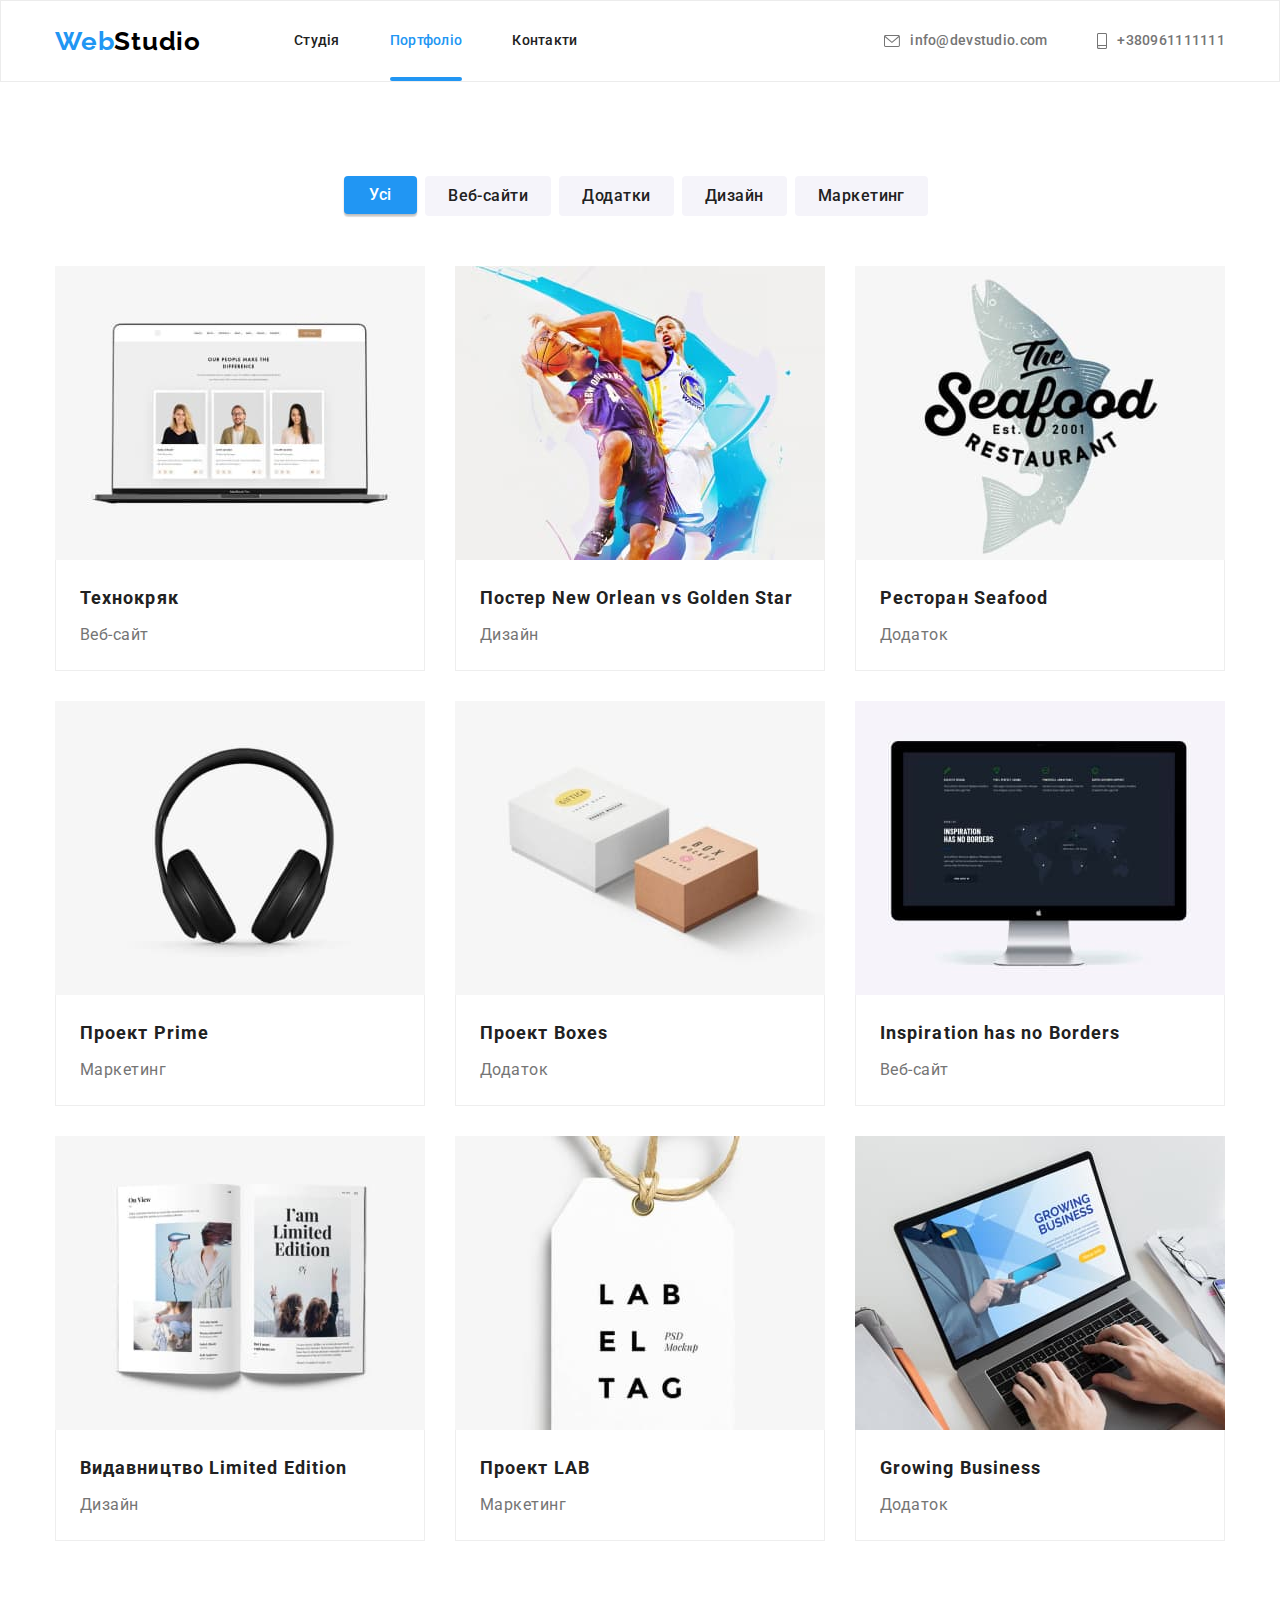
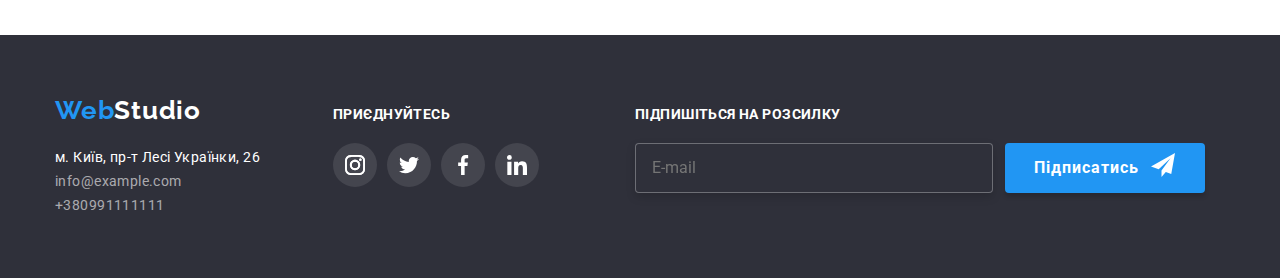
<file: portfolio.html>
<!DOCTYPE html>
<html lang="uk">

<head>
    <meta charset="UTF-8">
    <meta http-equiv="X-UA-Compatible" content="IE=edge">
    <meta name="viewport" content="width=device-width, initial-scale=1.0">
    <title>Портфоліо</title>
    <!-- Шрифти -->
    <link rel="preconnect" href="https://fonts.googleapis.com">
    <link rel="preconnect" href="https://fonts.gstatic.com" crossorigin>
    <link
        href="https://fonts.googleapis.com/css2?family=Raleway:wght@700&family=Roboto:ital,wght@0,400;0,500;0,700;1,900&display=swap"
        rel="stylesheet">
    <link rel="stylesheet"
        href="https://cdnjs.cloudflare.com/ajax/libs/modern-normalize/1.1.0/modern-normalize.min.css">
    <link rel="stylesheet" href="./css/main.min.css">
    <!-- <link rel="stylesheet" href="./CSS/styles.css"> -->
</head>

<body class="page">

    <!-- Секція хедер -->

    <header class="header">
        <div class="container header-container">
            <nav class="header-container">
                <a lang="en" class="logo header-logo" href="./index.html" aria-label="Посилання на студію">Web<span
                        class="logo__dark">Studio</span></a>
                <!-- Навігація сайту -->
                <ul class="nav">
                    <li class="nav__item"><a class="nav__link active" href="./index.html">Студія</a></li>
                    <li class="nav__item"><a class="nav nav--current active" href="">Портфоліо</a></li>
                    <li class="nav__item"><a class="nav__link active" href="">Контакти</a></li>
                </ul>
            </nav>
            <!-- Навігація контактів -->
            <ul class="nav nav--left">
                <li class="nav__group">
                    <a class="nav__mail active" href="mailto:info@devstudio.com">
                        <svg class="nav__icon active" width="16" height="12">
                            <use href="./images/icons.svg#icon-envelope-hover"></use>
                        </svg>
                        info@devstudio.com
                    </a>
                </li>
                <li>
                    <a class="nav__tel active" href="tel:+380961111111">
                        <svg class="nav__icon active" width="10" height="16">
                            <use href="./images/icons.svg#icon-smartphone"></use>
                        </svg>
                        +380961111111
                    </a>
                </li>
            </ul>
        </div>
    </header>
    <main>
        <!-- Секція Роботи -->
        <section class="section">
            <div class="container">
                <h1 hidden>Приклади робіт</h1>

                <!-- Секція Радіокнопки -->
                <ul class="btn-radio">
                    <li class="btn-radio__control"><button type="button"
                            class="btn-radio__list btn-radio__list--current">Усі</button></li>
                    <li class="btn-radio__control"><button type="button" class="btn-radio__list">Веб-сайти</button></li>
                    <li class="btn-radio__control"><button type="button" class="btn-radio__list">Додатки</button></li>
                    <li class="btn-radio__control"><button type="button" class="btn-radio__list">Дизайн</button></li>
                    <li class="btn-radio__control"><button type="button" class="btn-radio__list">Маркетинг</button></li>
                </ul>

                <!-- Секція Карток -->
                <ul class="list card-set ">
                    <li class="card-portfolio card-set__item">
                        <a href="">
                            <div class="product">
                                <img src="./images/project1.jpeg" alt="Фото роботи Технокряк" width="370" height="294">
                                <div class="overlay">
                                    <p class="overlay__text">Ресурс пропонує комплексні пропозиції з різним рівнем
                                        функціоналу та
                                        сервісів. Все це дозволить
                                        відвідувачеві
                                        отримати
                                        вичерпні відомості про компанію або приватну особу.
                                    </p>
                                </div>
                            </div>
                            <div class="inner">
                                <h2 class="apply-robot">Технокряк</h2>
                                <p class="category">Веб-сайт</p>
                            </div>

                        </a>
                    </li>
                    <li class="card-portfolio card-set__item">
                        <a href="">
                            <div class="product">
                                <img src="./images/project2.jpeg" alt="Фото роботи Постер New Orlean vs Golden Star"
                                    width="370" height="294">
                                <div class="overlay">
                                    <p class="overlay__text">Ресурс пропонує комплексні пропозиції з різним рівнем
                                        функціоналу та
                                        сервісів. Все це дозволить
                                        відвідувачеві
                                        отримати
                                        вичерпні відомості про компанію або приватну особу.
                                    </p>
                                </div>
                            </div>
                            <div class="inner">
                                <h2 class="apply-robot">Постер <span lang="en">New Orlean vs Golden Star</span></h2>
                                <p class="category">Дизайн</p>
                            </div>
                        </a>
                    </li>
                    <li class="card-portfolio card-set__item">
                        <a href="">
                            <div class="product">
                                <img src="./images/project3.jpeg" alt="Фото роботи Ресторан Seafood" width="370"
                                    height="294">
                                <div class="overlay">
                                    <p class="overlay__text">Ресурс пропонує комплексні пропозиції з різним рівнем
                                        функціоналу та
                                        сервісів. Все це дозволить
                                        відвідувачеві
                                        отримати
                                        вичерпні відомості про компанію або приватну особу.
                                    </p>
                                </div>
                            </div>
                            <div class="inner">
                                <h2 class="apply-robot">Ресторан <span lang="en">Seafood</span></h2>
                                <p class="category">Додаток</p>
                            </div>
                        </a>
                    </li>
                    <li class="card-portfolio card-set__item">
                        <a href="">
                            <div class="product">
                                <img src="./images/project4.jpeg" alt="Фото роботи роект Prime" width="370" height="294">
                                <div class="overlay">
                                    <p class="overlay__text">Ресурс пропонує комплексні пропозиції з різним рівнем
                                        функціоналу та
                                        сервісів. Все це дозволить
                                        відвідувачеві
                                        отримати
                                        вичерпні відомості про компанію або приватну особу.
                                    </p>
                                </div>
                            </div>
                            <div class="inner">
                                <h2 class="apply-robot">Проект <span lang="en">Prime</span></h2>
                                <p class="category">Маркетинг</p>
                            </div>
                        </a>
                    </li>
                    <li class="card-portfolio card-set__item">
                        <a href="">
                            <div class="product">
                                <img src="./images/project5.jpeg" alt="Фото роботи Проект Boxes" width="370" height="294">
                                <div class="overlay">
                                    <p class="overlay__text">Ресурс пропонує комплексні пропозиції з різним рівнем
                                        функціоналу та
                                        сервісів. Все це дозволить
                                        відвідувачеві
                                        отримати
                                        вичерпні відомості про компанію або приватну особу.
                                    </p>
                                </div>
                            </div>
                            <div class="inner">
                                <h2 class="apply-robot">Проект <span lang="en">Boxes</span></h2>
                                <p class="category">Додаток</p>
                            </div>
                        </a>
                    </li>
                    <li class="card-portfolio card-set__item">
                        <a href="">
                            <div class="product">
                                <img src="./images/project6.jpeg" alt="Фото роботи Inspiration has no Borders"
                                    width="370" height="294">
                                <div class="overlay">
                                    <p class="overlay__text">Ресурс пропонує комплексні пропозиції з різним рівнем
                                        функціоналу та
                                        сервісів. Все це дозволить
                                        відвідувачеві
                                        отримати
                                        вичерпні відомості про компанію або приватну особу.
                                    </p>
                                </div>
                            </div>
                            <div class="inner">
                                <h2 class="apply-robot"><span lang="en">Inspiration has no Borders</span></h2>
                                <p class="category">Веб-сайт</p>
                            </div>
                        </a>
                    </li>
                    <li class="card-portfolio card-set__item">
                        <a href="">
                            <div class="product">
                                <img src="./images/project7.jpeg" alt="Фото роботи Видавництво Limited Edition"
                                    width="370" height="294">
                                <div class="overlay">
                                    <p class="overlay__text">Ресурс пропонує комплексні пропозиції з різним рівнем
                                        функціоналу та
                                        сервісів. Все це дозволить
                                        відвідувачеві
                                        отримати
                                        вичерпні відомості про компанію або приватну особу.
                                    </p>
                                </div>
                            </div>
                            <div class="inner">
                                <h2 class="apply-robot">Видавництво <span lang="en">Limited Edition</span></h2>
                                <p class="category">Дизайн</p>
                            </div>
                        </a>
                    </li>
                    <li class="card-portfolio card-set__item">
                        <a href="">
                            <div class="product">
                                <img src="./images/project8.jpeg" alt="Фото роботи Проект LAB" width="370" height="294">
                                <div class="overlay">
                                    <p class="overlay__text">Ресурс пропонує комплексні пропозиції з різним рівнем
                                        функціоналу та
                                        сервісів. Все це дозволить
                                        відвідувачеві
                                        отримати
                                        вичерпні відомості про компанію або приватну особу.
                                    </p>
                                </div>
                            </div>
                            <div class="inner">
                                <h2 class="apply-robot">Проект <span lang="en">LAB</span></h2>
                                <p class="category">Маркетинг</p>
                            </div>
                        </a>
                    </li>
                    <li class="card-portfolio card-set__item">
                        <a href="">
                            <div class="product">
                                <img src="./images/project9.jpeg" alt="Фото роботи Growing Business" width="370"
                                    height="294">
                                <div class="overlay">
                                    <p class="overlay__text">Ресурс пропонує комплексні пропозиції з різним рівнем
                                        функціоналу та
                                        сервісів. Все це дозволить
                                        відвідувачеві
                                        отримати
                                        вичерпні відомості про компанію або приватну особу.
                                    </p>
                                </div>

                            </div>
                            <div class="inner">
                                <h2 class="apply-robot"><span lang="en">Growing Business</span></h2>
                                <p class="category">Додаток</p>
                            </div>
                        </a>
                    </li>
                </ul>
            </div>

        </section>

    </main>
    <!-- Секція Футер -->

    <footer class="footer">
        <div class="container">
            <div class="holder">
                <a lang="en" class="logo footer-logo" href="./index.html" aria-label="Посилання на студію">Web<span
                        class="logo__light">Studio</span></a>
                <address>
                    <ul class="list contacts">
                        <li>
                            <a class="contacts__adds active" href="https://goo.gl/maps/7YwU6FTkQ5FnYXwe8"
                                target="_blank" rel="noopener noreferrer">м.
                                Київ, пр-т Лесі Українки, 26</a>
                        </li>
                        <li>
                            <a lang="en" class="contacts__mail2 active"
                                href="mailto:info@example.com">info@example.com</a>
                        </li>
                        <li>
                            <a class="contacts__phone active" href="tel:+380991111111">+380991111111</a>
                        </li>
                    </ul>
                </address>
            </div>
            <div class="holder holder-draft">
                <h2 class="footer-title">Приєднуйтесь</h2>
                <ul class="social-media list">
                    <li class="social-media__item">
                        <a class="social-media__link social-media__link--dark" href="" target="_blank"
                            rel="noopener noreferrer" aria-label="instagram">
                            <svg class="social-media__icon" width="20" height="20">
                                <use href="./images/icons.svg#icon-instagram"></use>
                            </svg>
                        </a>
                    </li>
                    <li class="social-media__item">
                        <a class="social-media__link social-media__link--dark" href="" target="_blank"
                            rel="noopener noreferrer" aria-label="twitter">
                            <svg class="social-media__icon" width="20" height="20">
                                <use href="./images/icons.svg#icon-twitter"></use>
                            </svg>
                        </a>
                    </li>
                    <li class="social-media__item">
                        <a class="social-media__link social-media__link--dark" href="" target="_blank"
                            rel="noopener noreferrer" aria-label="facebook">
                            <svg class="social-media__icon" width="20" height="20">
                                <use href="./images/icons.svg#icon-facebook"></use>
                            </svg>
                        </a>
                    </li>
                    <li class="social-media__item">
                        <a class="social-media__link social-media__link--dark" href="" target="_blank"
                            rel="noopener noreferrer" aria-label="linkedin">
                            <svg class="social-media__icon" width="20" height="20">
                                <use href="./images/icons.svg#icon-linkedin"></use>
                            </svg>
                        </a>
                    </li>
                </ul>
            </div>
            <div class="holder  holder-draft2">
                <strong class="footer-title">Підпишіться на розсилку</strong>
                <form class="footer__form">
                    <label>
                        <input class="footer__placeholder" type="email" name="email" placeholder="E-mail" />
                    </label>
                    <button type="submit" class="btn btn--sabmit">
                        Підписатись
                        <svg class="btn__icon" width="24" height="24">
                            <use href="./images/icons.svg#icon-send"></use>
                        </svg>
                    </button>
                </form>

            </div>
        </div>
    </footer>

</body>

</html>
</file>
<file: css/main.min.css>
:root {
    --primary-text-color: #212121;
    --text-color-logo: #000000;
    --title-text-color: #757575;
    --secondary-title-text-color: #AFB1B8;
    --accent-color: #2196F3;
    --section-background-colour: #2F303A;
    --main-page-color: #FFFFFF;
    --secondary-backgraund-color: #F5F4FA;
    --hero_btn-backgraund-color: #188CE8;
    --items: 3;
    --indent: 30px;
    --timing-transform: 250ms cubic-bezier(0.4, 0, 0.2, 1);
    --timing-text-color: color 250ms cubic-bezier(0.4, 0, 0.2, 1);
    --timing-backgraund-color: backgraund-color 250ms cubic-bezier(0.4, 0, 0.2, 1)
}

.visually-hidden {
    position: absolute;
    white-space: nowrap;
    width: 1px;
    height: 1px;
    overflow: hidden;
    border: 0;
    padding: 0;
    clip: rect(0 0 0 0);
    -webkit-clip-path: inset(50%);
    clip-path: inset(50%);
    margin: -1px
}

body {
    font-family: "Roboto", sans-serif;
    font-style: normal;
    color: var(--primary-text-color);
    font-size: 14px
}

body.no-scroll {
    overflow: hidden
}

html {
    -webkit-box-sizing: border-box;
    box-sizing: border-box
}

*,
*::before,
*::after {
    -webkit-box-sizing: inherit;
    box-sizing: inherit
}

.active:hover,
.active:focus {
    color: var(--accent-color)
}

.heading {
    font-size: 36px;
    line-height: 1.17;
    text-align: center;
    letter-spacing: .03em;
    color: var(--primary-text-color)
}

h1,
h2,
h3,
h4,
p {
    margin: 0
}

ul {
    padding: 0;
    margin: 0
}

img {
    display: block;
    max-width: 100%;
    height: auto
}

a {
    text-decoration: none
}

.card-set {
    display: -webkit-box;
    display: -ms-flexbox;
    display: flex;
    -ms-flex-wrap: wrap;
    flex-wrap: wrap;
    margin: calc(-1*var(--indent)/2)
}

.card-set__item {
    margin: calc(var(--indent)/2);
    -ms-flex-preferred-size: calc((100% - var(--indent)*var(--items))/var(--items));
    flex-basis: calc((100% - var(--indent)*var(--items))/var(--items))
}

.card-set__heading {
    margin-top: 0px;
    margin-bottom: 10px;
    width: 270px;
    font-weight: 700;
    font-size: 14px;
    line-height: 1.14;
    letter-spacing: .03em;
    text-transform: uppercase;
    color: var(--primary-text-color)
}

.card-set__text {
    margin-top: 0;
    margin-bottom: 0;
    width: 270px;
    font-size: 14px;
    line-height: 1.71;
    letter-spacing: .03em;
    color: var(--title-text-color)
}

.card-set__icon {
    display: -webkit-box;
    display: -ms-flexbox;
    display: flex;
    -webkit-box-pack: center;
    -ms-flex-pack: center;
    justify-content: center;
    -webkit-box-align: center;
    -ms-flex-align: center;
    align-items: center;
    margin-bottom: 30px;
    border-radius: 4px;
    width: 270px;
    height: 120px;
    background-color: var(--secondary-backgraund-color)
}

.product {
    position: relative;
    overflow: hidden
}

.overlay {
    position: absolute;
    top: 0;
    left: 0;
    width: 100%;
    padding: 63px 24px;
    opacity: 0;
    -webkit-transform: translateY(100%);
    transform: translateY(100%);
    -webkit-transition: -webkit-transform 250ms cubic-bezier(0.4, 0, 0.2, 1);
    transition: -webkit-transform 250ms cubic-bezier(0.4, 0, 0.2, 1);
    transition: transform 250ms cubic-bezier(0.4, 0, 0.2, 1);
    transition: transform 250ms cubic-bezier(0.4, 0, 0.2, 1), -webkit-transform 250ms cubic-bezier(0.4, 0, 0.2, 1)
}

.overlay__text {
    font-family: "Roboto";
    font-style: normal;
    font-weight: 400;
    font-size: 18px;
    line-height: 1.56;
    letter-spacing: .03em;
    color: var(--main-page-color)
}

.card-portfolio:hover .overlay,
.card-portfolio:focus .overlay {
    -webkit-transform: translateY(0);
    transform: translateY(0);
    background-color: rgba(33, 150, 243, .9);
    opacity: 1
}

.btn {
    width: 200px;
    height: 50px;
    font-weight: 700;
    font-size: 16px;
    line-height: 1.88;
    letter-spacing: .06em;
    color: var(--main-page-color);
    background-color: var(--accent-color);
    -webkit-box-shadow: 0px 4px 4px rgba(0, 0, 0, .15);
    box-shadow: 0px 4px 4px rgba(0, 0, 0, .15);
    border-radius: 4px;
    border: rgba(0, 0, 0, 0)
}

.btn--order {
    display: inline-block;
    -webkit-transition: var(--timing-backgraund-color), var(--timing-text-color);
    transition: var(--timing-backgraund-color), var(--timing-text-color)
}

.btn--order:hover,
.btn--order:focus,
.btn--modal:focus,
.btn--modal:hover {
    background-color: var(--hero_btn-backgraund-color);
    border: rgba(0, 0, 0, 0)
}

.btn--sabmit {
    display: -webkit-box;
    display: -ms-flexbox;
    display: flex;
    width: 200px;
    height: 50px;
    padding-top: 10px;
    padding-right: 28px;
    padding-bottom: 10px;
    padding-left: 29px;
    margin: 0;
    background: var(--accent-color);
    color: var(--main-page-color);
    font-style: normal;
    font-weight: 700;
    font-size: 16px;
    line-height: 1.88;
    border: rgba(0, 0, 0, 0);
    -webkit-box-shadow: 0px 4px 4px rgba(0, 0, 0, .15);
    box-shadow: 0px 4px 4px rgba(0, 0, 0, .15);
    border-radius: 4px
}

.btn__icon {
    margin-left: 12px
}

.btn--modal {
    margin-left: 165px;
    outline: var(--accent-color);
    -webkit-transition: var(--timing-backgraund-color);
    transition: var(--timing-backgraund-color)
}

.btn-radio {
    list-style: none;
    display: -webkit-box;
    display: -ms-flexbox;
    display: flex;
    margin-bottom: 50px;
    -webkit-box-pack: center;
    -ms-flex-pack: center;
    justify-content: center;
    padding-left: 0
}

.btn-radio__control {
    display: inline-block;
    margin-right: 8px
}

.btn-radio__list {
    font-family: inherit;
    font-style: normal;
    padding: 6px 22px;
    min-width: 73px;
    cursor: pointer;
    text-align: center;
    letter-spacing: .03em;
    border-radius: 4px;
    border: 1px solid rgba(0, 0, 0, 0);
    font-weight: 500;
    font-size: 16px;
    line-height: 1.6;
    letter-spacing: .03em;
    color: var(--primary-text-color);
    background-color: var(--secondary-backgraund-color);
    -webkit-transition: var(--timing-text-color), var(--timing-backgraund-color);
    transition: var(--timing-text-color), var(--timing-backgraund-color)
}

.btn-radio__list:hover,
.btn-radio__list:focus {
    background-color: var(--accent-color);
    color: var(--main-page-color)
}

.btn-radio__list--current {
    -webkit-transition: var(--timing-text-color), var(--timing-backgraund-color), border 250ms cubic-bezier(0.4, 0, 0.2, 1), -webkit-box-shadow 250ms cubic-bezier(0.4, 0, 0.2, 1);
    transition: var(--timing-text-color), var(--timing-backgraund-color), border 250ms cubic-bezier(0.4, 0, 0.2, 1), -webkit-box-shadow 250ms cubic-bezier(0.4, 0, 0.2, 1);
    transition: var(--timing-text-color), var(--timing-backgraund-color), border 250ms cubic-bezier(0.4, 0, 0.2, 1), box-shadow 250ms cubic-bezier(0.4, 0, 0.2, 1);
    transition: var(--timing-text-color), var(--timing-backgraund-color), border 250ms cubic-bezier(0.4, 0, 0.2, 1), box-shadow 250ms cubic-bezier(0.4, 0, 0.2, 1), -webkit-box-shadow 250ms cubic-bezier(0.4, 0, 0.2, 1);
    background-color: var(--accent-color);
    color: var(--main-page-color);
    border: none;
    -webkit-box-shadow: 0px 3px 1px rgba(0, 0, 0, .1), 0px 1px 2px rgba(0, 0, 0, .08), 0px 2px 2px rgba(0, 0, 0, .12);
    box-shadow: 0px 3px 1px rgba(0, 0, 0, .1), 0px 1px 2px rgba(0, 0, 0, .08), 0px 2px 2px rgba(0, 0, 0, .12)
}

.btn-radio__list--current:hover,
.btn-radio__list--current:focus {
    background-color: var(--accent-color);
    color: var(--main-page-color);
    border: none;
    -webkit-box-shadow: 0px 3px 1px rgba(0, 0, 0, .1), 0px 1px 2px rgba(0, 0, 0, .08), 0px 2px 2px rgba(0, 0, 0, .12);
    box-shadow: 0px 3px 1px rgba(0, 0, 0, .1), 0px 1px 2px rgba(0, 0, 0, .08), 0px 2px 2px rgba(0, 0, 0, .12)
}

.logo {
    font-family: "Raleway", sans-serif;
    font-weight: 700;
    font-size: 26px;
    line-height: 1.19;
    letter-spacing: .03em;
    color: var(--accent-color);
    -webkit-transition: var(--timing-text-color);
    transition: var(--timing-text-color)
}

.logo:hover,
.logo:focus {
    color: var(--accent-color)
}

.logo__dark {
    color: var(--text-color-logo)
}

.logo__light {
    color: var(--main-page-color)
}

.header-logo {
    margin-right: 93px;
    padding-top: 24px;
    padding-bottom: 24px
}

.footer-logo {
    margin-bottom: 20px
}

.social-media {
    -webkit-box-pack: center;
    -ms-flex-pack: center;
    justify-content: center;
    width: 206px;
    margin-right: auto;
    margin-left: auto
}

.social-media__item:not(:last-child) {
    margin-right: 10px
}

.social-media__link {
    display: -webkit-box;
    display: -ms-flexbox;
    display: flex;
    -webkit-box-align: center;
    -ms-flex-align: center;
    align-items: center;
    -webkit-box-pack: center;
    -ms-flex-pack: center;
    justify-content: center;
    width: 44px;
    height: 44px;
    border-color: var(--main-page-color);
    border-radius: 50%;
    -webkit-transition: var(--timing-text-color), var(--timing-backgraund-color);
    transition: var(--timing-text-color), var(--timing-backgraund-color)
}

.social-media__link--dark {
    color: var(--main-page-color);
    background: rgba(255, 255, 255, .1)
}

.social-media__link--light {
    color: var(--secondary-title-text-color)
}

.social-media__link:hover,
.social-media__link:focus {
    color: var(--main-page-color);
    background-color: var(--accent-color)
}

.social-media__icon {
    fill: currentColor
}

.section {
    padding-top: 94px;
    padding-bottom: 94px
}

.benefits {
    --items: 4
}

.about-feature {
    margin: -15px
}

.backdrop {
    position: fixed;
    top: 0;
    left: 0;
    z-index: 1000;
    width: 100%;
    height: 100%;
    background-color: rgba(0, 0, 0, .25);
    opacity: 1;
    visibility: visible;
    pointer-events: initial;
    -webkit-transition: opacity var(--timing-transform) visibility var(--timing-transform);
    transition: opacity var(--timing-transform) visibility var(--timing-transform)
}

.backdrop.is-hidden {
    opacity: 0;
    visibility: hidden;
    pointer-events: none
}

.modal {
    position: absolute;
    top: 50%;
    left: 50%;
    -webkit-transform: translate(-50%, -50%);
    transform: translate(-50%, -50%);
    width: 528px;
    height: 581px;
    background-color: var(--main-page-color);
    padding: 0;
    margin: 0
}

.modal__close-btn {
    position: absolute;
    top: 0;
    right: 0;
    -webkit-transform: translate(-50%, 50%);
    transform: translate(-50%, 50%);
    display: -webkit-box;
    display: -ms-flexbox;
    display: flex;
    -webkit-box-align: center;
    -ms-flex-align: center;
    align-items: center;
    -webkit-box-pack: center;
    -ms-flex-pack: center;
    justify-content: center;
    width: 30px;
    height: 30px;
    padding: 0;
    background-color: var(--main-page-color);
    border: 1px solid rgba(0, 0, 0, .1);
    -webkit-box-shadow: 0px 1px 1px rgba(0, 0, 0, .14);
    box-shadow: 0px 1px 1px rgba(0, 0, 0, .14);
    border-radius: 50%;
    cursor: pointer
}

.modal__hero-form {
    width: 528px;
    height: 581px
}

.modal__title {
    display: block;
    width: 448px;
    margin-top: 40px;
    margin-bottom: 12px;
    margin-left: 40px;
    font-weight: 700;
    font-size: 20px;
    line-height: 1.15;
    text-align: center;
    letter-spacing: .03em;
    color: var(--primary-text-color)
}

.modal__inputs {
    display: -webkit-box;
    display: -ms-flexbox;
    display: flex;
    -webkit-box-orient: vertical;
    -webkit-box-direction: normal;
    -ms-flex-direction: column;
    flex-direction: column;
    position: relative;
    padding: 0;
    margin-left: 40px;
    margin-right: 40px;
    font-weight: 400;
    font-size: 12px;
    line-height: 1.17;
    letter-spacing: .01em;
    color: var(--title-text-color)
}

.modal__inputs:not(:last-child) {
    margin-bottom: 10px
}

.modal__inputs label {
    margin-bottom: 4px
}

.modal__inputs textarea {
    margin: 0;
    padding: 0;
    width: 448px;
    height: 120px;
    border: 1px solid rgba(33, 33, 33, .2);
    border-radius: 4px
}

.modal__icon {
    position: absolute;
    margin: 11px 12px;
    padding: 0;
    -webkit-transform: translateY(100%);
    transform: translateY(100%);
    -webkit-transition: var(--timing-transform);
    transition: var(--timing-transform)
}

.modal__for-input {
    padding-top: 12px;
    padding-right: 10px;
    padding-bottom: 12px;
    padding-left: 42px;
    width: 448px;
    height: 40px;
    border: 1px solid rgba(33, 33, 33, .2);
    border-radius: 4px;
    outline: rgba(0, 0, 0, 0);
    -webkit-transition: var(--timing-transform);
    transition: var(--timing-transform)
}

.modal__for-input:focus,
.modal__hiro-textarea:focus {
    border-color: var(--accent-color)
}

.modal__for-input:focus~.modal__icon {
    fill: var(--accent-color)
}

.modal__hiro-textarea {
    outline: rgba(0, 0, 0, 0);
    resize: none
}

.modal__inputs>.modal__hiro-textarea {
    padding: 12px 16px;
    font-family: inherit;
    font-style: normal;
    font-weight: 400;
    font-size: 14px;
    line-height: 16px;
    letter-spacing: .01em
}

.modal__close-btn:hover>.modal__close-icon,
.modal__close-btn:focus>.modal__close-icon {
    fill: var(--accent-color);
    -webkit-transition: var(--timing-transform);
    transition: var(--timing-transform)
}

.contract {
    color: var(--accent-color);
    text-decoration: underline
}

.modal-checkbox {
    display: -webkit-box;
    display: -ms-flexbox;
    display: flex;
    -webkit-box-align: center;
    -ms-flex-align: center;
    align-items: center;
    -webkit-box-pack: center;
    -ms-flex-pack: center;
    justify-content: center;
    margin-top: 20px;
    margin-bottom: 30px;
    width: 425px;
    height: 24px;
    margin-left: 52px;
    font-weight: 400;
    font-size: 14px;
    line-height: 1.17;
    letter-spacing: .01em;
    color: var(--title-text-color);
    cursor: pointer
}

.modal-checkbox__custom {
    display: -webkit-inline-box;
    display: -ms-inline-flexbox;
    display: inline-flex;
    -webkit-box-align: center;
    -ms-flex-align: center;
    align-items: center;
    -webkit-box-pack: center;
    -ms-flex-pack: center;
    justify-content: center;
    width: 16px;
    height: 15px;
    margin-right: 6px;
    outline: 2px solid var(--primary-text-color);
    outline-offset: -2px;
    border-radius: 2px;
    -webkit-transition: var(--timing-backgraund-color);
    transition: var(--timing-backgraund-color)
}

.modal-checkbox__icon {
    fill: var(--main-page-color)
}

.modal-checkbox__input:checked+.modal-checkbox__custom {
    background-color: var(--accent-color);
    outline: var(--accent-color)
}

.modal-checkbox__input:focus+.modal-checkbox__custom {
    outline: 2px solid var(--accent-color);
    outline-offset: -2px;
    border-radius: 2px
}

.modal-checkbox__agreement {
    -webkit-user-select: none;
    -moz-user-select: none;
    -ms-user-select: none;
    user-select: none
}

.header {
    background: var(--main-page-color);
    border: 1px solid #ececec
}

.header-container {
    display: -webkit-box;
    display: -ms-flexbox;
    display: flex;
    -webkit-box-align: center;
    -ms-flex-align: center;
    align-items: center
}

.nav {
    list-style: none;
    display: -webkit-box;
    display: -ms-flexbox;
    display: flex;
    -webkit-box-align: start;
    -ms-flex-align: start;
    align-items: flex-start;
    -webkit-box-pack: justify;
    -ms-flex-pack: justify;
    justify-content: space-between
}

.nav__icon {
    margin-right: 10px;
    fill: currentColor;
    -webkit-transition: var(--timing-text-color);
    transition: var(--timing-text-color)
}

.nav--left {
    margin-left: auto
}

.nav__item:not(:last-child) {
    margin-right: 50px
}

.nav__link,
.nav__item {
    font-weight: 500;
    font-size: 14px;
    line-height: 1.14;
    letter-spacing: .02em;
    color: var(--primary-text-color);
    text-decoration: none;
    padding: 32px 0;
    -webkit-transition: var(--timing-text-color);
    transition: var(--timing-text-color)
}

.nav__mail,
.nav__tel {
    display: -webkit-box;
    display: -ms-flexbox;
    display: flex;
    -webkit-box-align: center;
    -ms-flex-align: center;
    align-items: center;
    -webkit-box-pack: center;
    -ms-flex-pack: center;
    justify-content: center;
    width: 100%;
    height: 100%;
    font-weight: 500;
    font-size: 14px;
    line-height: 1.14;
    padding: 32px 0;
    letter-spacing: .02em;
    color: var(--title-text-color);
    -webkit-transition: var(--timing-text-color);
    transition: var(--timing-text-color)
}

.nav__group {
    margin-right: 50px
}

.nav--current {
    color: var(--accent-color)
}

.nav__item {
    position: relative
}

.nav__item .nav--current::after {
    content: "";
    position: absolute;
    bottom: 0px;
    left: 0;
    width: 100%;
    height: 4px;
    background: var(--accent-color);
    border-radius: 2px
}

.list {
    list-style: none;
    display: -webkit-box;
    display: -ms-flexbox;
    display: flex;
    -webkit-box-align: start;
    -ms-flex-align: start;
    align-items: flex-start;
    -webkit-box-pack: justify;
    -ms-flex-pack: justify;
    justify-content: space-between
}

.hero {
    text-align: center;
    max-width: 1600px;
    height: 600px;
    padding: 200px 0;
    margin-left: auto;
    margin-right: auto;
    background-color: var(--section-background-colour);
    background-image: -webkit-gradient(linear, left top, right top, from(rgba(47, 48, 58, 0.4)), to(rgba(47, 48, 58, 0.4))), url(../images/hero.jpg);
    background-image: linear-gradient(to right, rgba(47, 48, 58, 0.4), rgba(47, 48, 58, 0.4)), url(../images/hero.jpg);
    background-repeat: no-repeat;
    background-position: center;
    background-size: cover
}

.hero-title {
    margin-top: 0;
    margin-bottom: 30px;
    margin-left: 237px;
    margin-right: 237px;
    letter-spacing: .06em;
    font-weight: 900;
    font-size: 44px;
    line-height: 1.36;
    color: var(--main-page-color);
    text-transform: uppercase
}

.container {
    width: 1200px;
    margin-left: auto;
    margin-right: auto;
    padding-left: 15px;
    padding-right: 15px
}

.work {
    padding-bottom: 94px
}

.work__items {
    position: relative
}

.work__item {
    position: absolute;
    bottom: 0;
    width: 100%;
    height: 70px;
    background: rgba(47, 48, 58, .8)
}

.work__text {
    font-family: "Roboto";
    font-style: normal;
    font-weight: 700;
    font-size: 14px;
    line-height: 1.14;
    text-align: center;
    letter-spacing: .03em;
    text-transform: uppercase;
    color: var(--main-page-color);
    padding: 27px 82px
}

.team {
    background: var(--secondary-backgraund-color)
}

.team__card {
    background: var(--main-page-color);
    -webkit-box-shadow: 0px 1px 3px rgba(0, 0, 0, .12), 0px 1px 1px rgba(0, 0, 0, .14), 0px 2px 1px rgba(0, 0, 0, .2);
    box-shadow: 0px 1px 3px rgba(0, 0, 0, .12), 0px 1px 1px rgba(0, 0, 0, .14), 0px 2px 1px rgba(0, 0, 0, .2);
    border-radius: 0px 0px 4px 4px;
    width: 270px;
    --items: 4
}

.team__desc {
    padding-top: 30px;
    padding-bottom: 30px
}

.team__name {
    margin-bottom: 10px;
    font-weight: 500;
    font-size: 16px;
    line-height: 1.19;
    text-align: center;
    letter-spacing: .03em;
    color: var(--primary-text-color)
}

.team__post {
    margin-bottom: 16px;
    font-weight: 400;
    font-size: 16px;
    line-height: 1.19;
    text-align: center;
    letter-spacing: .03em;
    color: var(--title-text-color)
}

.clients {
    padding-top: 94px;
    padding-bottom: 94px
}

.clients__list {
    -webkit-box-sizing: border-box;
    box-sizing: border-box;
    padding: 0;
    width: 170px;
    height: 92px;
    --items: 6
}

.clients__link:hover,
.clients__link:focus {
    border-color: var(--accent-color);
    color: var(--accent-color)
}

.clients__icon {
    fill: currentColor
}

.clients__link {
    height: 92px;
    display: -webkit-box;
    display: -ms-flexbox;
    display: flex;
    -o-object-fit: contain;
    object-fit: contain;
    -webkit-box-pack: center;
    -ms-flex-pack: center;
    justify-content: center;
    -webkit-box-align: center;
    -ms-flex-align: center;
    align-items: center;
    contain: content;
    border: 1px solid var(--secondary-title-text-color);
    border-radius: 4px;
    color: var(--secondary-title-text-color);
    -webkit-transition: var(--timing-text-color), var(--timing-backgraund-color);
    transition: var(--timing-text-color), var(--timing-backgraund-color)
}

.clients__title {
    margin-bottom: 50px
}

.footer {
    padding: 60px 0;
    background: var(--section-background-colour);
    color: var(--main-page-color)
}

.footer-title {
    margin-bottom: 20px;
    padding: 0;
    font-style: normal;
    font-weight: 700;
    font-size: 14px;
    line-height: 1.14;
    letter-spacing: .03em;
    text-transform: uppercase;
    color: var(--main-page-color)
}

.footer__form {
    display: -webkit-box;
    display: -ms-flexbox;
    display: flex
}

.footer__placeholder {
    width: 358px;
    height: 50px;
    margin-right: 12px;
    padding-left: 16px;
    padding-top: 15px;
    padding-bottom: 15px;
    color: rgba(255, 255, 255, .6);
    font-style: normal;
    font-weight: 400;
    font-size: 16px;
    line-height: 1.25;
    border: 1px solid rgba(255, 255, 255, .3);
    -webkit-filter: drop-shadow(0px 4px 4px rgba(0, 0, 0, 0.15));
    filter: drop-shadow(0px 4px 4px rgba(0, 0, 0, 0.15));
    border-radius: 4px;
    background-color: var(--section-background-colour)
}

.contacts {
    display: block;
    font-weight: 400;
    font-style: normal;
    font-size: 14px;
    line-height: 1.71;
    letter-spacing: .03em;
    -webkit-transition: var(--timing-text-color);
    transition: var(--timing-text-color)
}

.contacts__adds {
    margin-bottom: 6px;
    color: var(--main-page-color)
}

.contacts__mail2 {
    margin-bottom: 9px;
    color: rgba(255, 255, 255, .6)
}

.contacts__phone {
    color: rgba(255, 255, 255, .6)
}

.holder {
    display: -webkit-inline-box;
    display: -ms-inline-flexbox;
    display: inline-flex;
    -webkit-box-orient: vertical;
    -webkit-box-direction: normal;
    -ms-flex-direction: column;
    flex-direction: column
}

.holder-draft {
    margin-left: 70px
}

.holder-draft2 {
    margin-left: 93px
}

.card-portfolio {
    position: relative;
    overflow: hidden;
    background: var(--main-page-color);
    width: 370px;
    -webkit-transition: -webkit-filter 250ms cubic-bezier(0.4, 0, 0.2, 1);
    transition: -webkit-filter 250ms cubic-bezier(0.4, 0, 0.2, 1);
    transition: filter 250ms cubic-bezier(0.4, 0, 0.2, 1);
    transition: filter 250ms cubic-bezier(0.4, 0, 0.2, 1), -webkit-filter 250ms cubic-bezier(0.4, 0, 0.2, 1)
}

.card-portfolio:hover,
.card-portfolio:focus {
    -webkit-filter: drop-shadow(0px 4px 4px rgba(0, 0, 0, 0.25));
    filter: drop-shadow(0px 4px 4px rgba(0, 0, 0, 0.25))
}

.inner {
    padding: 20px 24px;
    border: 1px solid #eee;
    border-top: #ffdead
}

.apply-robot {
    margin-bottom: 4px;
    font-size: 18px;
    line-height: 2;
    letter-spacing: .06em;
    color: var(--primary-text-color)
}

.category {
    font-size: 16px;
    line-height: 1.88;
    letter-spacing: .03em;
    color: var(--title-text-color)
}

/*# sourceMappingURL=main.min.css.map */
</file>
